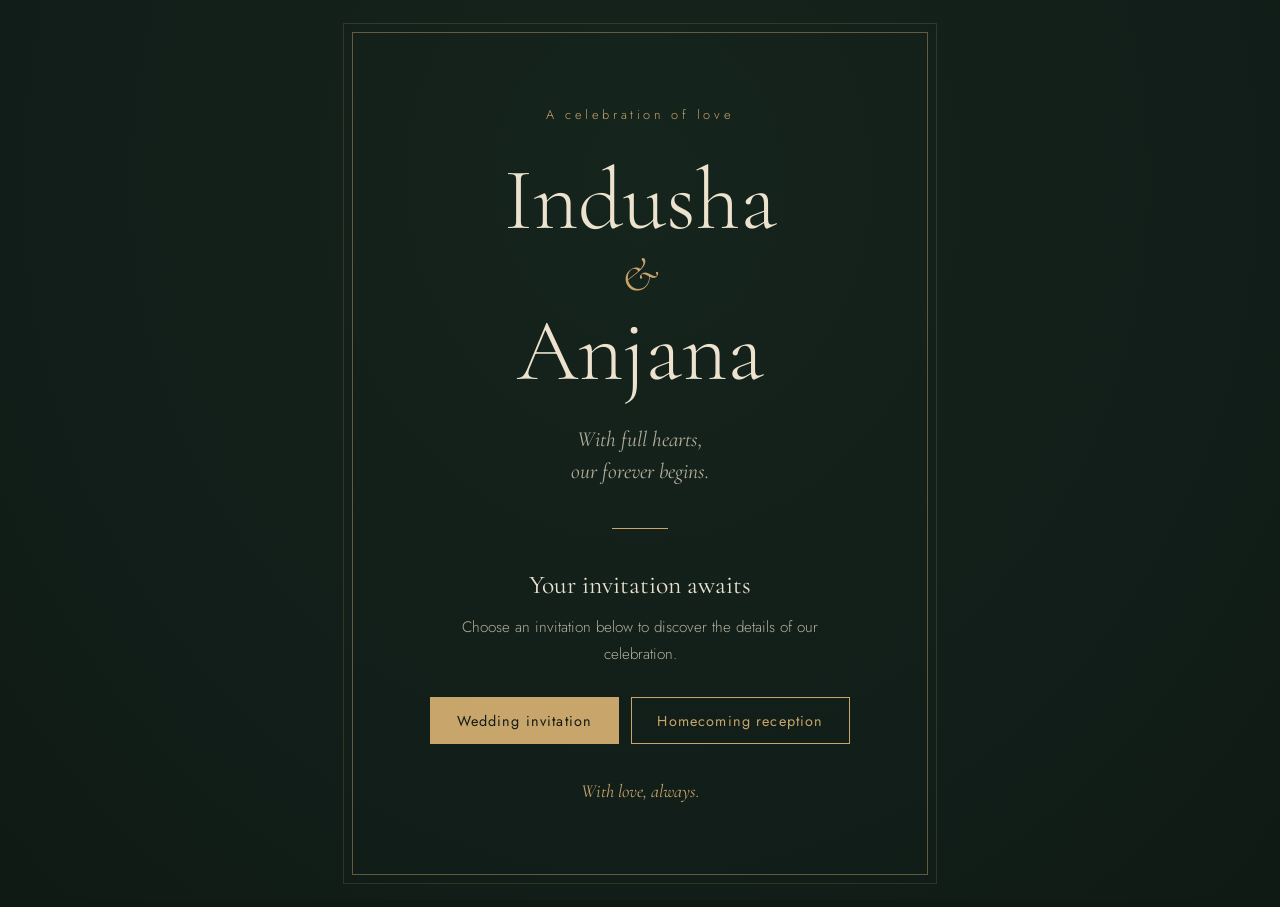
<file: index.html>
<!DOCTYPE html>
<html lang="en">
<head>
  <meta charset="utf-8">
  <meta name="viewport" content="width=device-width, initial-scale=1">
  <title>Indusha &amp; Anjana | Wedding Invitation</title>
  <meta name="description" content="A timeless wedding invitation for Indusha &amp; Anjana — 03 December 2026.">
  <meta name="theme-color" content="#16241e">
  <meta property="og:title" content="Indusha &amp; Anjana | Wedding Invitation">
  <meta property="og:description" content="With full hearts, our forever begins. 03 December 2026.">
  <meta property="og:type" content="website">
  <link rel="icon" href="data:image/svg+xml,<svg xmlns=%22http://www.w3.org/2000/svg%22 viewBox=%220 0 100 100%22><text y=%22.9em%22 font-size=%2290%22>💍</text></svg>">
  <link rel="preconnect" href="https://fonts.googleapis.com">
  <link rel="preconnect" href="https://fonts.gstatic.com" crossorigin>
  <link href="https://fonts.googleapis.com/css2?family=Cormorant+Garamond:ital,wght@0,300;0,400;1,300;1,400&family=Jost:wght@300;400&display=swap" rel="stylesheet">
  <style>
:root {
  --bg: #16241e;
  --bg-deep: #0f1a15;
  --ink: #ece2cd;
  --muted: #b5ae9b;
  --accent: #c8a56a;
  --paper: #f3ead8;
  --paper-ink: #2a2a24;
  --serif: "Cormorant Garamond", "Iowan Old Style", Georgia, serif;
  --sans: "Jost", "Helvetica Neue", Arial, sans-serif;
}

* { box-sizing: border-box; margin: 0; padding: 0; }
html { min-height: 100%; background: var(--bg-deep); }

body {
  min-height: 100vh;
  background: radial-gradient(ellipse at 50% 20%, var(--bg) 0%, var(--bg-deep) 100%);
  background-attachment: fixed;
  color: var(--ink);
  font-family: var(--serif);
  -webkit-font-smoothing: antialiased;
  display: grid;
  place-items: center;
  padding: 2rem 1.25rem;
}

a { color: inherit; }
:focus-visible { outline: 2px solid var(--accent); outline-offset: 4px; }

.page {
  width: 100%;
  max-width: 36rem;
  text-align: center;
  border: 1px solid rgba(200, 165, 106, 0.45);
  outline: 1px solid rgba(200, 165, 106, 0.18);
  outline-offset: 8px;
  padding: clamp(2.5rem, 8vw, 4.5rem) clamp(1.5rem, 6vw, 3.5rem);
  animation: settle 1.2s ease-out both;
}

.kicker {
  font-family: var(--sans);
  font-weight: 300;
  font-size: 0.8rem;
  letter-spacing: 0.28em;
  color: var(--accent);
  margin-bottom: 2rem;
}

.names {
  font-weight: 300;
  line-height: 1;
  display: flex;
  flex-direction: column;
  align-items: center;
}
h1.names { font-size: clamp(3.25rem, 14vw, 5.5rem); }
h2.names { font-size: clamp(2.6rem, 11vw, 4rem); margin: 0.9rem 0 1.5rem; }
.names .amp {
  font-style: italic;
  font-size: 0.55em;
  color: var(--accent);
  margin: 0.15em 0;
}

.tagline, .date-line {
  margin-top: 1.75rem;
  font-style: italic;
  font-size: 1.35rem;
  line-height: 1.5;
  color: var(--muted);
}

.rule {
  width: 3.5rem;
  border: 0;
  border-top: 1px solid var(--accent);
  margin: 2.5rem auto;
}

.note h2, .block h3 {
  font-weight: 400;
  font-size: 1.6rem;
  margin-bottom: 0.9rem;
}
.note p, .body-copy {
  font-family: var(--sans);
  font-weight: 300;
  font-size: 0.95rem;
  line-height: 1.8;
  color: var(--muted);
  max-width: 26rem;
  margin: 0 auto;
}
.sign {
  margin-top: 2.25rem;
  font-style: italic;
  font-size: 1.15rem;
  color: var(--accent);
}

/* ---------- buttons ---------- */
.btn {
  display: inline-block;
  font-family: var(--sans);
  font-weight: 400;
  font-size: 0.9rem;
  letter-spacing: 0.08em;
  text-decoration: none;
  color: var(--bg-deep);
  background: var(--accent);
  border: 1px solid var(--accent);
  padding: 0.8rem 1.6rem;
  cursor: pointer;
  transition: background 0.2s, color 0.2s;
}
.btn:hover { background: transparent; color: var(--accent); }
.btn.ghost { background: transparent; color: var(--accent); }
.btn.ghost:hover { background: var(--accent); color: var(--bg-deep); }
.btn-row { display: flex; gap: 0.75rem; justify-content: center; flex-wrap: wrap; }

/* ---------- homecoming ---------- */
.event-line { font-size: 1.3rem; line-height: 1.5; }
.event-line + .event-line { color: var(--muted); font-style: italic; font-size: 1.15rem; }

.counting {
  margin-top: 2.25rem;
  font-style: italic;
  color: var(--accent);
  font-size: 1.1rem;
}
.countdown {
  display: grid;
  grid-template-columns: repeat(4, 1fr);
  gap: 0.5rem;
  margin: 1.1rem auto 2rem;
  max-width: 24rem;
}
.countdown div {
  border: 1px solid rgba(200, 165, 106, 0.35);
  padding: 0.9rem 0.25rem 0.7rem;
}
.countdown b {
  display: block;
  font-weight: 300;
  font-size: clamp(1.8rem, 8vw, 2.4rem);
  line-height: 1;
  font-variant-numeric: tabular-nums;
}
.countdown span {
  display: block;
  margin-top: 0.4rem;
  font-family: var(--sans);
  font-weight: 300;
  font-size: 0.72rem;
  color: var(--muted);
}
.celebrated { font-size: 1.3rem; font-style: italic; color: var(--accent); margin: 1.75rem 0 2rem; }

.hosts p { font-size: 1.5rem; line-height: 1.35; }
.hosts .together { font-style: italic; font-size: 1.1rem; color: var(--accent); margin: 0.5rem 0; }

.details { display: grid; gap: 1.75rem; margin-top: 1.5rem; }
.details dt { font-style: italic; color: var(--accent); font-size: 1.05rem; margin-bottom: 0.25rem; }
.details dd { font-size: 1.35rem; line-height: 1.4; }
.details dd small { display: block; font-size: 1.05rem; color: var(--muted); }
.details .btn { margin-top: 0.9rem; }

/* ---------- wedding envelope ---------- */
.envelope-wrap { margin: 2.5rem auto 0; min-height: 15rem; }
.envelope {
  position: relative;
  width: min(18rem, 100%);
  height: 12rem;
  margin: 0 auto 2rem;
  background: #1f3329;
  border: 1px solid var(--accent);
  perspective: 700px;
}
.envelope::before {                 /* envelope sides + bottom fold */
  content: "";
  position: absolute; inset: 0;
  background:
    linear-gradient(to top right, transparent 49.6%, rgba(200,165,106,.45) 50%, transparent 50.4%) left / 50% 100% no-repeat,
    linear-gradient(to top left,  transparent 49.6%, rgba(200,165,106,.45) 50%, transparent 50.4%) right / 50% 100% no-repeat;
}
.flap {
  position: absolute; top: -1px; left: -1px; right: -1px;
  height: 6.6rem;
  background: #2a4336;
  clip-path: polygon(0 0, 100% 0, 50% 100%);
  transform-origin: top;
  transition: transform 0.9s ease;
  border-top: 1px solid var(--accent);
}
.seal {
  position: absolute; left: 50%; top: 5.3rem; translate: -50% 0;
  width: 2.2rem; height: 2.2rem; border-radius: 50%;
  background: var(--accent); color: var(--bg-deep);
  display: grid; place-items: center; font-size: 1.1rem;
  transition: opacity 0.4s;
}
.envelope.open .flap { transform: rotateX(180deg); }
.envelope.open .seal { opacity: 0; }

.card {
  background: var(--paper);
  color: var(--paper-ink);
  padding: 2.5rem 1.5rem;
  border: 1px solid var(--accent);
  outline: 1px solid rgba(200,165,106,.6);
  outline-offset: -8px;
  animation: settle 1s ease-out both;
}
.card .small { font-style: italic; font-size: 1.2rem; color: #6b6148; }
.card .names { margin: 1.2rem 0 1.2rem; }
.card .names .amp { color: #9a7a3e; }
.card .date-line { color: #4a4636; margin-top: 0; font-size: 1.5rem; }
.card .more { margin-top: 1.75rem; }
.card .btn { color: var(--paper-ink); border-color: #9a7a3e; background: transparent; }
.card .btn:hover { background: #9a7a3e; color: var(--paper); }

.sr-only {
  position: absolute; width: 1px; height: 1px; overflow: hidden;
  clip: rect(0 0 0 0); white-space: nowrap;
}

@keyframes settle {
  from { opacity: 0; transform: translateY(10px); }
  to   { opacity: 1; transform: none; }
}
@media (prefers-reduced-motion: reduce) {
  .page, .card { animation: none; }
  .flap { transition: none; }
}

/* optional photo envelope (envelope-closed.webp / envelope-open.webp) */
.env-photo {
  display: block;
  width: min(24rem, 100%);
  height: auto;
  margin: 0 auto 2rem;
  animation: settle 1s ease-out both;
}
.env-photo[hidden], .envelope[hidden] { display: none; }
</style>
</head>
<body>
  <main class="page">
    <p class="kicker">A celebration of love</p>
    <h1 class="names">
      <span>Indusha</span>
      <span class="amp" aria-hidden="true">&amp;</span>
      <span class="sr-only">and</span>
      <span>Anjana</span>
    </h1>
    <p class="tagline">With full hearts,<br>our forever begins.</p>
    <hr class="rule">
    <section class="note" aria-labelledby="awaits">
      <h2 id="awaits">Your invitation awaits</h2>
      <p>Choose an invitation below to discover the details of our celebration.</p>
      <div class="btn-row" style="margin-top:1.75rem">
        <a class="btn" href="wedding.html">Wedding invitation</a>
        <a class="btn ghost" href="homecoming.html">Homecoming reception</a>
      </div>
    </section>
    <p class="sign">With love, always.</p>
  </main>
</body>
</html>
</file>
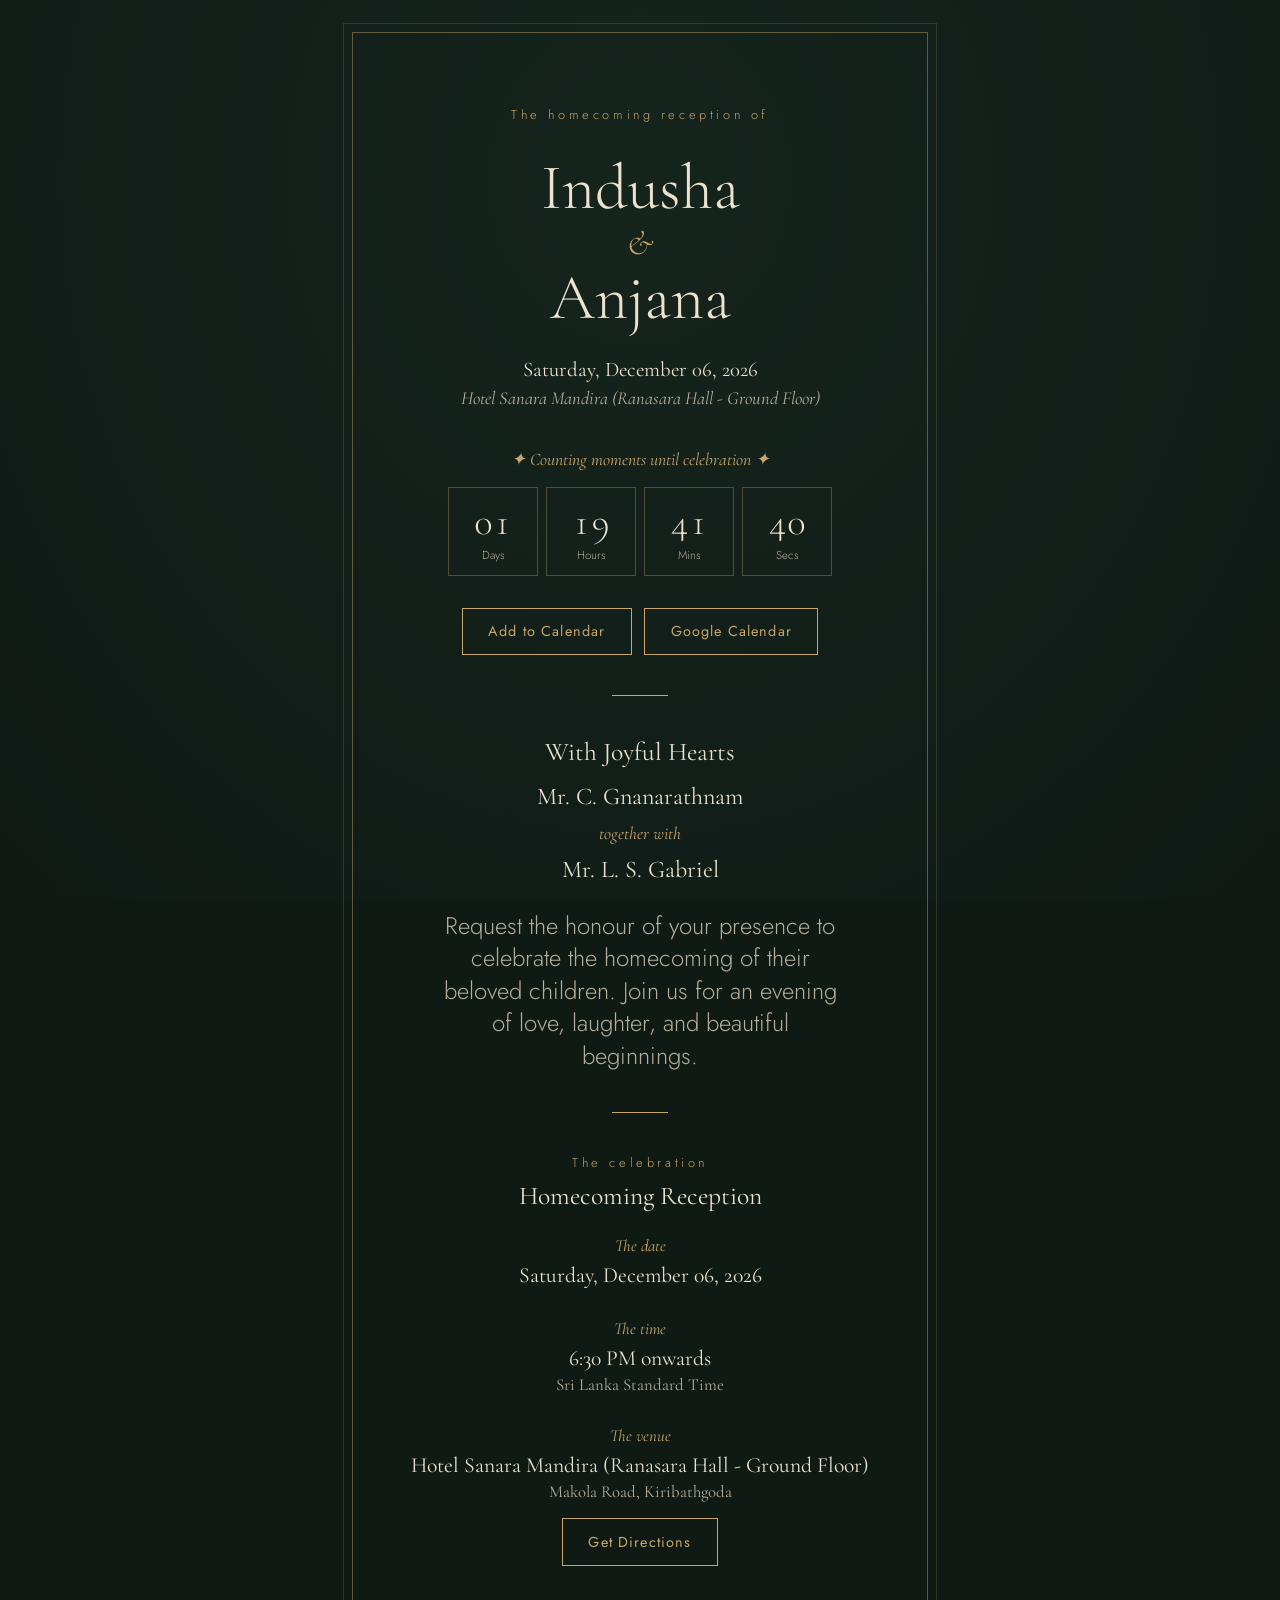
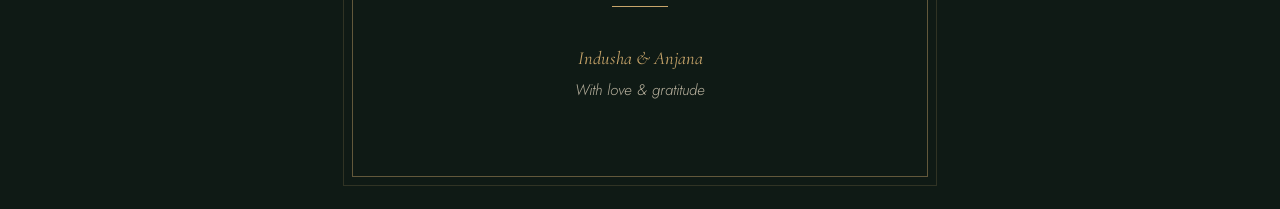
<file: homecoming.html>
<!DOCTYPE html>
<html lang="en">
<head>
  <meta charset="utf-8">
  <meta name="viewport" content="width=device-width, initial-scale=1">
  <title>Homecoming Reception | Indusha &amp; Anjana</title>
  <meta name="description" content="Homecoming reception of Indusha &amp; Anjana — Saturday, December 06, 2026, 6:30 PM onwards at Hotel Sanara Mandira, Kiribathgoda.">
  <meta name="theme-color" content="#16241e">
  <meta property="og:title" content="Homecoming Reception | Indusha &amp; Anjana">
  <meta property="og:description" content="Saturday, December 06, 2026 · 6:30 PM onwards · Hotel Sanara Mandira, Kiribathgoda.">
  <meta property="og:type" content="website">
  <link rel="icon" href="data:image/svg+xml,<svg xmlns=%22http://www.w3.org/2000/svg%22 viewBox=%220 0 100 100%22><text y=%22.9em%22 font-size=%2290%22>💍</text></svg>">
  <link rel="preconnect" href="https://fonts.googleapis.com">
  <link rel="preconnect" href="https://fonts.gstatic.com" crossorigin>
  <link href="https://fonts.googleapis.com/css2?family=Cormorant+Garamond:ital,wght@0,300;0,400;1,300;1,400&family=Jost:wght@300;400&display=swap" rel="stylesheet">
  <style>
:root {
  --bg: #16241e;
  --bg-deep: #0f1a15;
  --ink: #ece2cd;
  --muted: #b5ae9b;
  --accent: #c8a56a;
  --paper: #f3ead8;
  --paper-ink: #2a2a24;
  --serif: "Cormorant Garamond", "Iowan Old Style", Georgia, serif;
  --sans: "Jost", "Helvetica Neue", Arial, sans-serif;
}

* { box-sizing: border-box; margin: 0; padding: 0; }
html { min-height: 100%; background: var(--bg-deep); }

body {
  min-height: 100vh;
  background: radial-gradient(ellipse at 50% 20%, var(--bg) 0%, var(--bg-deep) 100%);
  background-attachment: fixed;
  color: var(--ink);
  font-family: var(--serif);
  -webkit-font-smoothing: antialiased;
  display: grid;
  place-items: center;
  padding: 2rem 1.25rem;
}

a { color: inherit; }
:focus-visible { outline: 2px solid var(--accent); outline-offset: 4px; }

.page {
  width: 100%;
  max-width: 36rem;
  text-align: center;
  border: 1px solid rgba(200, 165, 106, 0.45);
  outline: 1px solid rgba(200, 165, 106, 0.18);
  outline-offset: 8px;
  padding: clamp(2.5rem, 8vw, 4.5rem) clamp(1.5rem, 6vw, 3.5rem);
  animation: settle 1.2s ease-out both;
}

.kicker {
  font-family: var(--sans);
  font-weight: 300;
  font-size: 0.8rem;
  letter-spacing: 0.28em;
  color: var(--accent);
  margin-bottom: 2rem;
}

.names {
  font-weight: 300;
  line-height: 1;
  display: flex;
  flex-direction: column;
  align-items: center;
}
h1.names { font-size: clamp(3.25rem, 14vw, 5.5rem); }
h2.names { font-size: clamp(2.6rem, 11vw, 4rem); margin: 0.9rem 0 1.5rem; }
.names .amp {
  font-style: italic;
  font-size: 0.55em;
  color: var(--accent);
  margin: 0.15em 0;
}

.tagline, .date-line {
  margin-top: 1.75rem;
  font-style: italic;
  font-size: 1.35rem;
  line-height: 1.5;
  color: var(--muted);
}

.rule {
  width: 3.5rem;
  border: 0;
  border-top: 1px solid var(--accent);
  margin: 2.5rem auto;
}

.note h2, .block h3 {
  font-weight: 400;
  font-size: 1.6rem;
  margin-bottom: 0.9rem;
}
.note p, .body-copy {
  font-family: var(--sans);
  font-weight: 300;
  font-size: 0.95rem;
  line-height: 1.8;
  color: var(--muted);
  max-width: 26rem;
  margin: 0 auto;
}
.sign {
  margin-top: 2.25rem;
  font-style: italic;
  font-size: 1.15rem;
  color: var(--accent);
}

/* ---------- buttons ---------- */
.btn {
  display: inline-block;
  font-family: var(--sans);
  font-weight: 400;
  font-size: 0.9rem;
  letter-spacing: 0.08em;
  text-decoration: none;
  color: var(--bg-deep);
  background: var(--accent);
  border: 1px solid var(--accent);
  padding: 0.8rem 1.6rem;
  cursor: pointer;
  transition: background 0.2s, color 0.2s;
}
.btn:hover { background: transparent; color: var(--accent); }
.btn.ghost { background: transparent; color: var(--accent); }
.btn.ghost:hover { background: var(--accent); color: var(--bg-deep); }
.btn-row { display: flex; gap: 0.75rem; justify-content: center; flex-wrap: wrap; }

/* ---------- homecoming ---------- */
.event-line { font-size: 1.3rem; line-height: 1.5; }
.event-line + .event-line { color: var(--muted); font-style: italic; font-size: 1.15rem; }

.counting {
  margin-top: 2.25rem;
  font-style: italic;
  color: var(--accent);
  font-size: 1.1rem;
}
.countdown {
  display: grid;
  grid-template-columns: repeat(4, 1fr);
  gap: 0.5rem;
  margin: 1.1rem auto 2rem;
  max-width: 24rem;
}
.countdown div {
  border: 1px solid rgba(200, 165, 106, 0.35);
  padding: 0.9rem 0.25rem 0.7rem;
}
.countdown b {
  display: block;
  font-weight: 300;
  font-size: clamp(1.8rem, 8vw, 2.4rem);
  line-height: 1;
  font-variant-numeric: tabular-nums;
}
.countdown span {
  display: block;
  margin-top: 0.4rem;
  font-family: var(--sans);
  font-weight: 300;
  font-size: 0.72rem;
  color: var(--muted);
}
.celebrated { font-size: 1.3rem; font-style: italic; color: var(--accent); margin: 1.75rem 0 2rem; }

.hosts p { font-size: 1.5rem; line-height: 1.35; }
.hosts .together { font-style: italic; font-size: 1.1rem; color: var(--accent); margin: 0.5rem 0; }

.details { display: grid; gap: 1.75rem; margin-top: 1.5rem; }
.details dt { font-style: italic; color: var(--accent); font-size: 1.05rem; margin-bottom: 0.25rem; }
.details dd { font-size: 1.35rem; line-height: 1.4; }
.details dd small { display: block; font-size: 1.05rem; color: var(--muted); }
.details .btn { margin-top: 0.9rem; }

/* ---------- wedding envelope ---------- */
.envelope-wrap { margin: 2.5rem auto 0; min-height: 15rem; }
.envelope {
  position: relative;
  width: min(18rem, 100%);
  height: 12rem;
  margin: 0 auto 2rem;
  background: #1f3329;
  border: 1px solid var(--accent);
  perspective: 700px;
}
.envelope::before {                 /* envelope sides + bottom fold */
  content: "";
  position: absolute; inset: 0;
  background:
    linear-gradient(to top right, transparent 49.6%, rgba(200,165,106,.45) 50%, transparent 50.4%) left / 50% 100% no-repeat,
    linear-gradient(to top left,  transparent 49.6%, rgba(200,165,106,.45) 50%, transparent 50.4%) right / 50% 100% no-repeat;
}
.flap {
  position: absolute; top: -1px; left: -1px; right: -1px;
  height: 6.6rem;
  background: #2a4336;
  clip-path: polygon(0 0, 100% 0, 50% 100%);
  transform-origin: top;
  transition: transform 0.9s ease;
  border-top: 1px solid var(--accent);
}
.seal {
  position: absolute; left: 50%; top: 5.3rem; translate: -50% 0;
  width: 2.2rem; height: 2.2rem; border-radius: 50%;
  background: var(--accent); color: var(--bg-deep);
  display: grid; place-items: center; font-size: 1.1rem;
  transition: opacity 0.4s;
}
.envelope.open .flap { transform: rotateX(180deg); }
.envelope.open .seal { opacity: 0; }

.card {
  background: var(--paper);
  color: var(--paper-ink);
  padding: 2.5rem 1.5rem;
  border: 1px solid var(--accent);
  outline: 1px solid rgba(200,165,106,.6);
  outline-offset: -8px;
  animation: settle 1s ease-out both;
}
.card .small { font-style: italic; font-size: 1.2rem; color: #6b6148; }
.card .names { margin: 1.2rem 0 1.2rem; }
.card .names .amp { color: #9a7a3e; }
.card .date-line { color: #4a4636; margin-top: 0; font-size: 1.5rem; }
.card .more { margin-top: 1.75rem; }
.card .btn { color: var(--paper-ink); border-color: #9a7a3e; background: transparent; }
.card .btn:hover { background: #9a7a3e; color: var(--paper); }

.sr-only {
  position: absolute; width: 1px; height: 1px; overflow: hidden;
  clip: rect(0 0 0 0); white-space: nowrap;
}

@keyframes settle {
  from { opacity: 0; transform: translateY(10px); }
  to   { opacity: 1; transform: none; }
}
@media (prefers-reduced-motion: reduce) {
  .page, .card { animation: none; }
  .flap { transition: none; }
}

/* optional photo envelope (envelope-closed.webp / envelope-open.webp) */
.env-photo {
  display: block;
  width: min(24rem, 100%);
  height: auto;
  margin: 0 auto 2rem;
  animation: settle 1s ease-out both;
}
.env-photo[hidden], .envelope[hidden] { display: none; }
</style>
</head>
<body>
  <main class="page">
    <p class="kicker">The homecoming reception of</p>
    <h2 class="names">
      <span>Indusha</span>
      <span class="amp" aria-hidden="true">&amp;</span>
      <span class="sr-only">and</span>
      <span>Anjana</span>
    </h2>

    <p class="event-line">Saturday, December 06, 2026</p>
    <p class="event-line">Hotel Sanara Mandira (Ranasara Hall - Ground Floor)</p>

    <p class="counting" id="counting-label">✦ Counting moments until celebration ✦</p>
    <div class="countdown" id="countdown" role="timer" aria-live="off">
      <div><b id="d">00</b><span>Days</span></div>
      <div><b id="h">00</b><span>Hours</span></div>
      <div><b id="m">00</b><span>Mins</span></div>
      <div><b id="s">00</b><span>Secs</span></div>
    </div>
    <p class="celebrated" id="celebrated" hidden>Thank you for celebrating with us.</p>

    <div class="btn-row">
      <a class="btn ghost" id="ics" href="#" download="indusha-anjana-homecoming.ics">Add to Calendar</a>
      <a class="btn ghost" id="gcal" target="_blank" rel="noopener noreferrer"
         href="https://calendar.google.com/calendar/render?action=TEMPLATE&text=Homecoming%20Reception%20%E2%80%93%20Indusha%20%26%20Anjana&dates=20261206T130000Z/20261206T170000Z&details=Homecoming%20reception%20of%20Indusha%20%26%20Anjana&location=Hotel%20Sanara%20Mandira%2C%20Makola%20Road%2C%20Kiribathgoda&ctz=Asia%2FColombo">Google Calendar</a>
    </div>

    <hr class="rule">

    <section class="block hosts" aria-labelledby="joy">
      <h3 id="joy">With Joyful Hearts</h3>
      <p>Mr. C. Gnanarathnam</p>
      <p class="together">together with</p>
      <p>Mr. L. S. Gabriel</p>
      <p class="body-copy" style="margin-top:1.5rem">Request the honour of your presence to celebrate the homecoming of their beloved children. Join us for an evening of love, laughter, and beautiful beginnings.</p>
    </section>

    <hr class="rule">

    <section class="block" aria-labelledby="celebration">
      <p class="kicker" style="margin-bottom:.5rem">The celebration</p>
      <h3 id="celebration">Homecoming Reception</h3>
      <dl class="details">
        <div>
          <dt>The date</dt>
          <dd>Saturday, December 06, 2026</dd>
        </div>
        <div>
          <dt>The time</dt>
          <dd>6:30 PM onwards<small>Sri Lanka Standard Time</small></dd>
        </div>
        <div>
          <dt>The venue</dt>
          <dd>Hotel Sanara Mandira (Ranasara Hall - Ground Floor)<small>Makola Road, Kiribathgoda</small>
            <a class="btn ghost" href="https://maps.app.goo.gl/tBtfs5ZNufkGfXm5A?g_st=iw" target="_blank" rel="noopener noreferrer">Get Directions</a>
          </dd>
        </div>
      </dl>
    </section>

    <hr class="rule">
    <p class="sign" style="margin-top:0">Indusha &amp; Anjana</p>
    <p class="body-copy" style="margin-top:.5rem;font-style:italic">With love &amp; gratitude</p>
  </main>

  <script>
    (function () {
      // 6:30 PM Sri Lanka Standard Time (UTC+05:30)
      var target = new Date('2026-12-06T18:30:00+05:30').getTime();
      var els = { d: document.getElementById('d'), h: document.getElementById('h'),
                  m: document.getElementById('m'), s: document.getElementById('s') };
      function pad(n) { return n < 10 ? '0' + n : String(n); }

      function tick() {
        var diff = target - Date.now();
        if (diff <= 0) {
          document.getElementById('countdown').hidden = true;
          document.getElementById('counting-label').hidden = true;
          document.getElementById('celebrated').hidden = false;
          return false;
        }
        var sec = Math.floor(diff / 1000);
        els.d.textContent = pad(Math.floor(sec / 86400));
        els.h.textContent = pad(Math.floor(sec % 86400 / 3600));
        els.m.textContent = pad(Math.floor(sec % 3600 / 60));
        els.s.textContent = pad(sec % 60);
        return true;
      }
      if (tick()) {
        var timer = setInterval(function () { if (!tick()) clearInterval(timer); }, 1000);
      }

      // .ics download (6:30 PM – 10:30 PM Sri Lanka time = 13:00–17:00 UTC)
      var ics = [
        'BEGIN:VCALENDAR', 'VERSION:2.0', 'PRODID:-//Indusha and Anjana//Homecoming//EN',
        'BEGIN:VEVENT',
        'UID:homecoming-20261206@anjanaindusha',
        'DTSTAMP:20261001T000000Z',
        'DTSTART:20261206T130000Z',
        'DTEND:20261206T170000Z',
        'SUMMARY:Homecoming Reception - Indusha & Anjana',
        'LOCATION:Hotel Sanara Mandira (Ranasara Hall - Ground Floor)\\, Makola Road\\, Kiribathgoda',
        'DESCRIPTION:Join us for an evening of love\\, laughter\\, and beautiful beginnings.',
        'END:VEVENT', 'END:VCALENDAR'
      ].join('\r\n');
      document.getElementById('ics').href = 'data:text/calendar;charset=utf-8,' + encodeURIComponent(ics);
    })();
  </script>
</body>
</html>
</file>
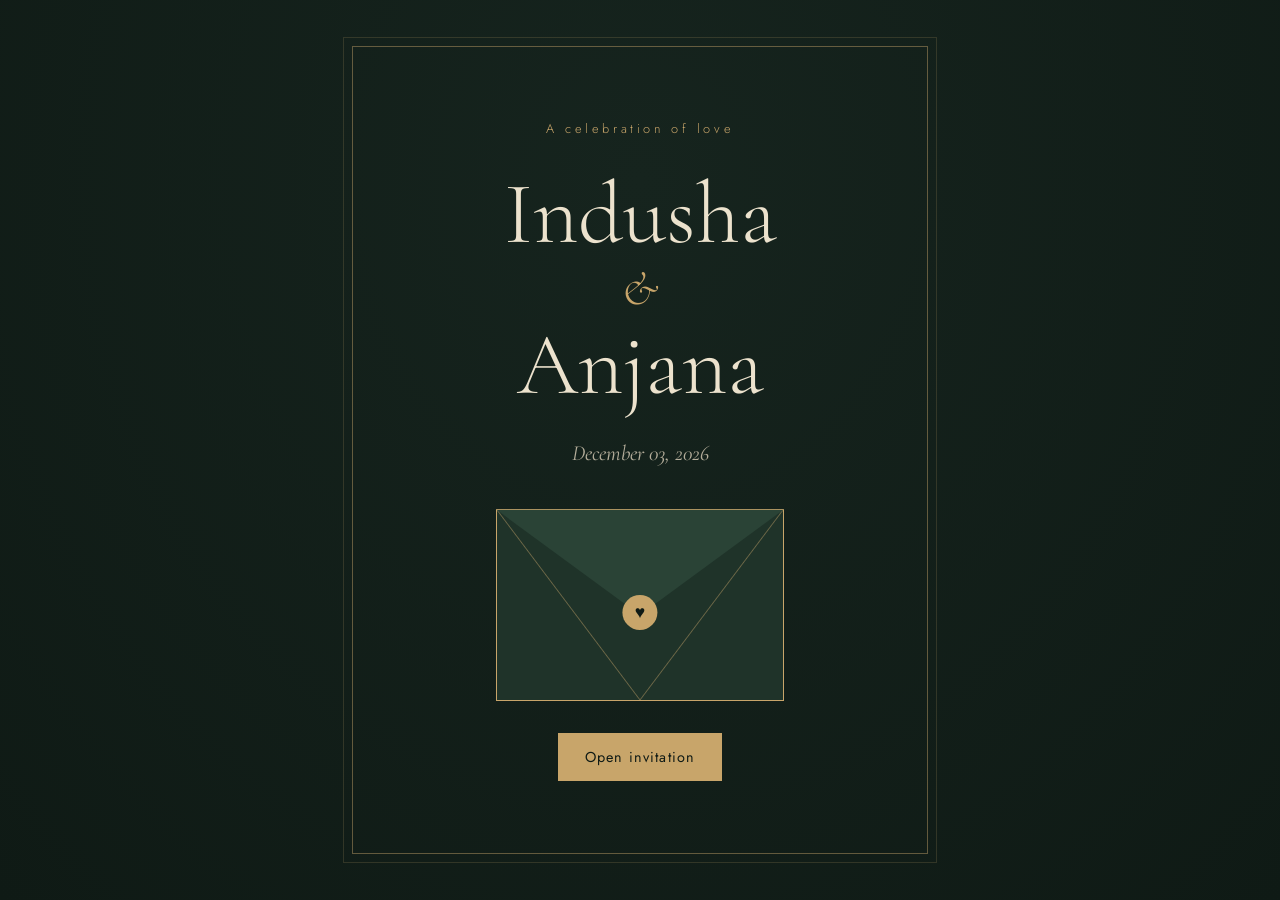
<file: index (1).html>
<!DOCTYPE html>
<html lang="en">
<head>
  <meta charset="utf-8">
  <meta name="viewport" content="width=device-width, initial-scale=1">
  <title>Wedding Invitation | Indusha &amp; Anjana</title>
  <meta name="description" content="You are invited to the wedding of Indusha &amp; Anjana — 03 December 2026.">
  <meta name="theme-color" content="#16241e">
  <meta property="og:title" content="Wedding Invitation | Indusha &amp; Anjana">
  <meta property="og:description" content="Together with our families — December 03, 2026.">
  <meta property="og:type" content="website">
  <link rel="icon" href="data:image/svg+xml,<svg xmlns=%22http://www.w3.org/2000/svg%22 viewBox=%220 0 100 100%22><text y=%22.9em%22 font-size=%2290%22>💍</text></svg>">
  <link rel="preconnect" href="https://fonts.googleapis.com">
  <link rel="preconnect" href="https://fonts.gstatic.com" crossorigin>
  <link href="https://fonts.googleapis.com/css2?family=Cormorant+Garamond:ital,wght@0,300;0,400;1,300;1,400&family=Jost:wght@300;400&display=swap" rel="stylesheet">
  <link rel="stylesheet" href="../style.css">
</head>
<body>
  <main class="page">
    <p class="kicker">A celebration of love</p>
    <h1 class="names">
      <span>Indusha</span>
      <span class="amp" aria-hidden="true">&amp;</span>
      <span class="sr-only">and</span>
      <span>Anjana</span>
    </h1>
    <p class="date-line">December 03, 2026</p>

    <div class="envelope-wrap">
      <div id="envelope" class="envelope" aria-hidden="true">
        <div class="flap"></div>
        <div class="seal">♥</div>
      </div>
      <button id="open" class="btn" type="button" aria-expanded="false" aria-controls="card">Open invitation</button>

      <article id="card" class="card" hidden>
        <p class="small">Together with our families</p>
        <p class="names" style="font-size:clamp(2.4rem,10vw,3.6rem)">
          <span>Indusha</span>
          <span class="amp" aria-hidden="true">&amp;</span>
          <span class="sr-only">and</span>
          <span>Anjana</span>
        </p>
        <p class="date-line">December 03, 2026</p>
        <p class="more"><a class="btn" href="../homecoming/">View the homecoming invitation</a></p>
      </article>
    </div>
  </main>

  <noscript><style>#card{display:block!important}#open,#envelope{display:none}</style></noscript>
  <script>
    (function () {
      var btn = document.getElementById('open');
      var env = document.getElementById('envelope');
      var card = document.getElementById('card');
      btn.addEventListener('click', function () {
        btn.setAttribute('aria-expanded', 'true');
        btn.disabled = true;
        env.classList.add('open');
        setTimeout(function () {
          env.hidden = true;
          btn.hidden = true;
          card.hidden = false;
          card.setAttribute('tabindex', '-1');
          card.focus({ preventScroll: true });
        }, 900);
      });
    })();
  </script>
</body>
</html>
</file>
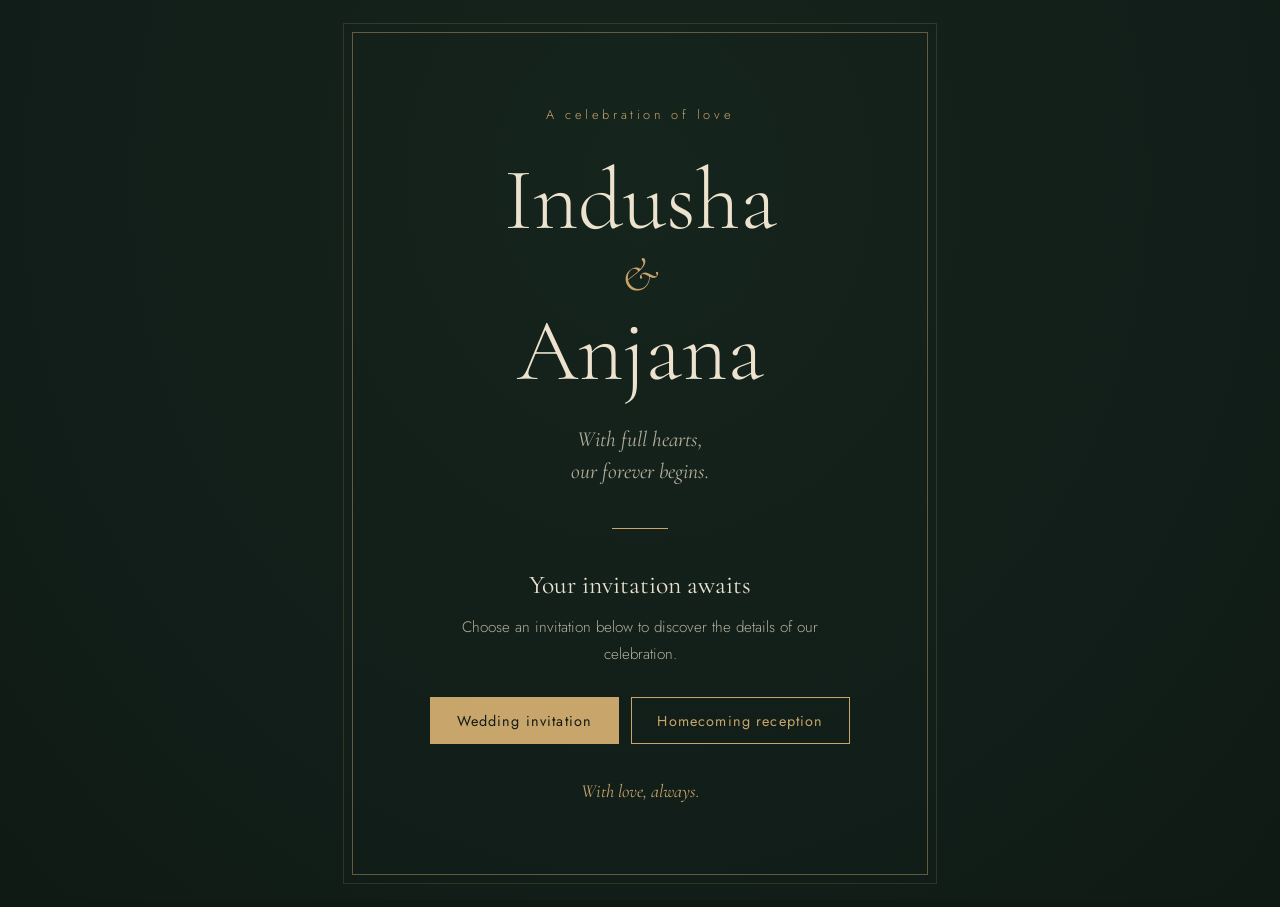
<file: index (2).html>
<!DOCTYPE html>
<html lang="en">
<head>
  <meta charset="utf-8">
  <meta name="viewport" content="width=device-width, initial-scale=1">
  <title>Indusha &amp; Anjana | Wedding Invitation</title>
  <meta name="description" content="A timeless wedding invitation for Indusha &amp; Anjana — 03 December 2026.">
  <meta name="theme-color" content="#16241e">
  <meta property="og:title" content="Indusha &amp; Anjana | Wedding Invitation">
  <meta property="og:description" content="With full hearts, our forever begins. 03 December 2026.">
  <meta property="og:type" content="website">
  <link rel="icon" href="data:image/svg+xml,<svg xmlns=%22http://www.w3.org/2000/svg%22 viewBox=%220 0 100 100%22><text y=%22.9em%22 font-size=%2290%22>💍</text></svg>">
  <link rel="preconnect" href="https://fonts.googleapis.com">
  <link rel="preconnect" href="https://fonts.gstatic.com" crossorigin>
  <link href="https://fonts.googleapis.com/css2?family=Cormorant+Garamond:ital,wght@0,300;0,400;1,300;1,400&family=Jost:wght@300;400&display=swap" rel="stylesheet">
  <link rel="stylesheet" href="style.css">
</head>
<body>
  <main class="page">
    <p class="kicker">A celebration of love</p>
    <h1 class="names">
      <span>Indusha</span>
      <span class="amp" aria-hidden="true">&amp;</span>
      <span class="sr-only">and</span>
      <span>Anjana</span>
    </h1>
    <p class="tagline">With full hearts,<br>our forever begins.</p>
    <hr class="rule">
    <section class="note" aria-labelledby="awaits">
      <h2 id="awaits">Your invitation awaits</h2>
      <p>Choose an invitation below to discover the details of our celebration.</p>
      <div class="btn-row" style="margin-top:1.75rem">
        <a class="btn" href="wedding/">Wedding invitation</a>
        <a class="btn ghost" href="homecoming/">Homecoming reception</a>
      </div>
    </section>
    <p class="sign">With love, always.</p>
  </main>
</body>
</html>
</file>
<file: style.css>
:root {
  --bg: #16241e;
  --bg-deep: #0f1a15;
  --ink: #ece2cd;
  --muted: #b5ae9b;
  --accent: #c8a56a;
  --paper: #f3ead8;
  --paper-ink: #2a2a24;
  --serif: "Cormorant Garamond", "Iowan Old Style", Georgia, serif;
  --sans: "Jost", "Helvetica Neue", Arial, sans-serif;
}

* { box-sizing: border-box; margin: 0; padding: 0; }
html { min-height: 100%; background: var(--bg-deep); }

body {
  min-height: 100vh;
  background: radial-gradient(ellipse at 50% 20%, var(--bg) 0%, var(--bg-deep) 100%);
  background-attachment: fixed;
  color: var(--ink);
  font-family: var(--serif);
  -webkit-font-smoothing: antialiased;
  display: grid;
  place-items: center;
  padding: 2rem 1.25rem;
}

a { color: inherit; }
:focus-visible { outline: 2px solid var(--accent); outline-offset: 4px; }

.page {
  width: 100%;
  max-width: 36rem;
  text-align: center;
  border: 1px solid rgba(200, 165, 106, 0.45);
  outline: 1px solid rgba(200, 165, 106, 0.18);
  outline-offset: 8px;
  padding: clamp(2.5rem, 8vw, 4.5rem) clamp(1.5rem, 6vw, 3.5rem);
  animation: settle 1.2s ease-out both;
}

.kicker {
  font-family: var(--sans);
  font-weight: 300;
  font-size: 0.8rem;
  letter-spacing: 0.28em;
  color: var(--accent);
  margin-bottom: 2rem;
}

.names {
  font-weight: 300;
  line-height: 1;
  display: flex;
  flex-direction: column;
  align-items: center;
}
h1.names { font-size: clamp(3.25rem, 14vw, 5.5rem); }
h2.names { font-size: clamp(2.6rem, 11vw, 4rem); margin: 0.9rem 0 1.5rem; }
.names .amp {
  font-style: italic;
  font-size: 0.55em;
  color: var(--accent);
  margin: 0.15em 0;
}

.tagline, .date-line {
  margin-top: 1.75rem;
  font-style: italic;
  font-size: 1.35rem;
  line-height: 1.5;
  color: var(--muted);
}

.rule {
  width: 3.5rem;
  border: 0;
  border-top: 1px solid var(--accent);
  margin: 2.5rem auto;
}

.note h2, .block h3 {
  font-weight: 400;
  font-size: 1.6rem;
  margin-bottom: 0.9rem;
}
.note p, .body-copy {
  font-family: var(--sans);
  font-weight: 300;
  font-size: 0.95rem;
  line-height: 1.8;
  color: var(--muted);
  max-width: 26rem;
  margin: 0 auto;
}
.sign {
  margin-top: 2.25rem;
  font-style: italic;
  font-size: 1.15rem;
  color: var(--accent);
}

/* ---------- buttons ---------- */
.btn {
  display: inline-block;
  font-family: var(--sans);
  font-weight: 400;
  font-size: 0.9rem;
  letter-spacing: 0.08em;
  text-decoration: none;
  color: var(--bg-deep);
  background: var(--accent);
  border: 1px solid var(--accent);
  padding: 0.8rem 1.6rem;
  cursor: pointer;
  transition: background 0.2s, color 0.2s;
}
.btn:hover { background: transparent; color: var(--accent); }
.btn.ghost { background: transparent; color: var(--accent); }
.btn.ghost:hover { background: var(--accent); color: var(--bg-deep); }
.btn-row { display: flex; gap: 0.75rem; justify-content: center; flex-wrap: wrap; }

/* ---------- homecoming ---------- */
.event-line { font-size: 1.3rem; line-height: 1.5; }
.event-line + .event-line { color: var(--muted); font-style: italic; font-size: 1.15rem; }

.counting {
  margin-top: 2.25rem;
  font-style: italic;
  color: var(--accent);
  font-size: 1.1rem;
}
.countdown {
  display: grid;
  grid-template-columns: repeat(4, 1fr);
  gap: 0.5rem;
  margin: 1.1rem auto 2rem;
  max-width: 24rem;
}
.countdown div {
  border: 1px solid rgba(200, 165, 106, 0.35);
  padding: 0.9rem 0.25rem 0.7rem;
}
.countdown b {
  display: block;
  font-weight: 300;
  font-size: clamp(1.8rem, 8vw, 2.4rem);
  line-height: 1;
  font-variant-numeric: tabular-nums;
}
.countdown span {
  display: block;
  margin-top: 0.4rem;
  font-family: var(--sans);
  font-weight: 300;
  font-size: 0.72rem;
  color: var(--muted);
}
.celebrated { font-size: 1.3rem; font-style: italic; color: var(--accent); margin: 1.75rem 0 2rem; }

.hosts p { font-size: 1.5rem; line-height: 1.35; }
.hosts .together { font-style: italic; font-size: 1.1rem; color: var(--accent); margin: 0.5rem 0; }

.details { display: grid; gap: 1.75rem; margin-top: 1.5rem; }
.details dt { font-style: italic; color: var(--accent); font-size: 1.05rem; margin-bottom: 0.25rem; }
.details dd { font-size: 1.35rem; line-height: 1.4; }
.details dd small { display: block; font-size: 1.05rem; color: var(--muted); }
.details .btn { margin-top: 0.9rem; }

/* ---------- wedding envelope ---------- */
.envelope-wrap { margin: 2.5rem auto 0; min-height: 15rem; }
.envelope {
  position: relative;
  width: min(18rem, 100%);
  height: 12rem;
  margin: 0 auto 2rem;
  background: #1f3329;
  border: 1px solid var(--accent);
  perspective: 700px;
}
.envelope::before {                 /* envelope sides + bottom fold */
  content: "";
  position: absolute; inset: 0;
  background:
    linear-gradient(to top right, transparent 49.6%, rgba(200,165,106,.45) 50%, transparent 50.4%) left / 50% 100% no-repeat,
    linear-gradient(to top left,  transparent 49.6%, rgba(200,165,106,.45) 50%, transparent 50.4%) right / 50% 100% no-repeat;
}
.flap {
  position: absolute; top: -1px; left: -1px; right: -1px;
  height: 6.6rem;
  background: #2a4336;
  clip-path: polygon(0 0, 100% 0, 50% 100%);
  transform-origin: top;
  transition: transform 0.9s ease;
  border-top: 1px solid var(--accent);
}
.seal {
  position: absolute; left: 50%; top: 5.3rem; translate: -50% 0;
  width: 2.2rem; height: 2.2rem; border-radius: 50%;
  background: var(--accent); color: var(--bg-deep);
  display: grid; place-items: center; font-size: 1.1rem;
  transition: opacity 0.4s;
}
.envelope.open .flap { transform: rotateX(180deg); }
.envelope.open .seal { opacity: 0; }

.card {
  background: var(--paper);
  color: var(--paper-ink);
  padding: 2.5rem 1.5rem;
  border: 1px solid var(--accent);
  outline: 1px solid rgba(200,165,106,.6);
  outline-offset: -8px;
  animation: settle 1s ease-out both;
}
.card .small { font-style: italic; font-size: 1.2rem; color: #6b6148; }
.card .names { margin: 1.2rem 0 1.2rem; }
.card .names .amp { color: #9a7a3e; }
.card .date-line { color: #4a4636; margin-top: 0; font-size: 1.5rem; }
.card .more { margin-top: 1.75rem; }
.card .btn { color: var(--paper-ink); border-color: #9a7a3e; background: transparent; }
.card .btn:hover { background: #9a7a3e; color: var(--paper); }

.sr-only {
  position: absolute; width: 1px; height: 1px; overflow: hidden;
  clip: rect(0 0 0 0); white-space: nowrap;
}

@keyframes settle {
  from { opacity: 0; transform: translateY(10px); }
  to   { opacity: 1; transform: none; }
}
@media (prefers-reduced-motion: reduce) {
  .page, .card { animation: none; }
  .flap { transition: none; }
}
</file>
